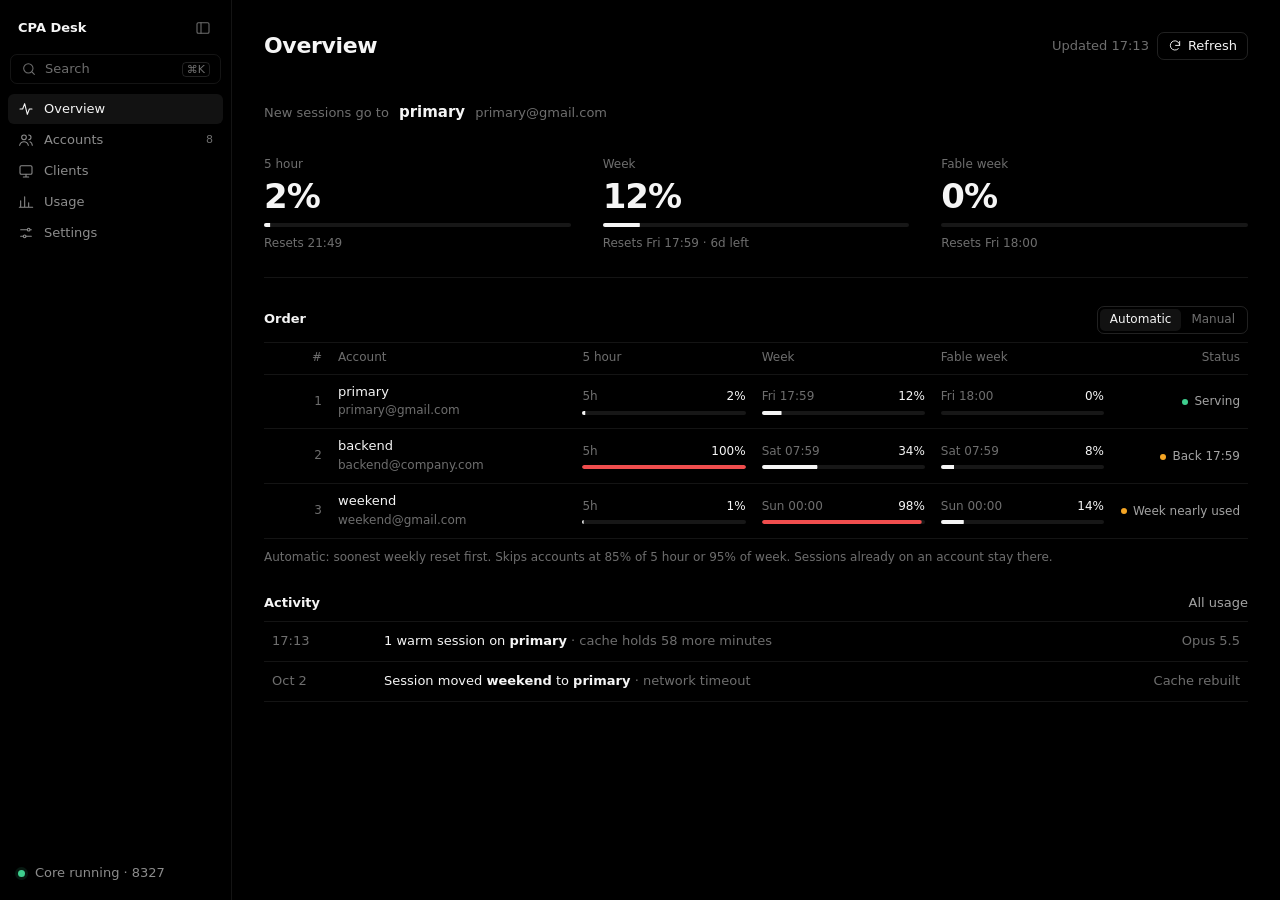
<file: design/cpa-desk-design-v2.html>
<!doctype html>
<html lang="en">
<head>
<meta charset="utf-8">
<meta name="viewport" content="width=device-width,initial-scale=1">
<title>CPA Desk</title>
<style>
:root {
  --bg: #000;
  --raise: #0a0a0a;
  --hover: rgba(255,255,255,.04);
  --active: rgba(255,255,255,.07);
  --line: rgba(255,255,255,.08);
  --line-2: rgba(255,255,255,.13);
  --text: #f5f5f5;
  --text-2: #a3a3a3;
  --text-3: #6e6e6e;
  --side-text: #8c8c8c;
  --ok: #3ecf8e; --warn: #f5a524; --bad: #f04d4d; --info: #7cb7ff;

  --font: -apple-system, BlinkMacSystemFont, "SF Pro Text", Inter, system-ui, sans-serif;
  --mono: "SF Mono", ui-monospace, Menlo, monospace;
  --t-11: 11px; --t-12: 12px; --t-13: 13px; --t-15: 15px; --t-22: 22px;

  --row: 40px;
  --side-w: 232px;
  --rail-w: 56px;

  --ease: cubic-bezier(.2, 0, 0, 1);
  --fast: 120ms; --base: 180ms; --slow: 220ms;
}
* { box-sizing: border-box; }
html, body { margin: 0; height: 100%; background: var(--bg); color: var(--text); font: 400 var(--t-13)/1.45 var(--font); -webkit-font-smoothing: antialiased; }
button, input, select { font: inherit; color: inherit; }
button { background: none; border: 0; padding: 0; cursor: pointer; }
:focus-visible { outline: 1.5px solid rgba(255,255,255,.7); outline-offset: 2px; border-radius: 5px; }
.num { font-variant-numeric: tabular-nums; }
.mono { font-family: var(--mono); font-size: var(--t-12); }
.t2 { color: var(--text-2); } .t3 { color: var(--text-3); }
.ok { color: var(--ok); } .warn { color: var(--warn); } .bad { color: var(--bad); }
svg.i { width: 16px; height: 16px; stroke: currentColor; fill: none; stroke-width: 1.6; stroke-linecap: round; stroke-linejoin: round; flex: none; }

/* ============ Shell ============ */
.app { display: grid; grid-template-columns: var(--side-w) minmax(0, 1fr); height: 100vh; }
.app.rail { grid-template-columns: var(--rail-w) minmax(0, 1fr); }

.side { display: flex; flex-direction: column; min-width: 0; border-right: 1px solid var(--line); padding: 10px 8px; color: var(--side-text); }
.side-top { display: flex; align-items: center; gap: 8px; height: 36px; padding: 0 6px 0 10px; margin-bottom: 8px; }
.side-top b { color: var(--text); font-size: var(--t-13); font-weight: 600; white-space: nowrap; }
.icon-btn { display: grid; place-items: center; width: 28px; height: 28px; border-radius: 6px; color: var(--text-3); transition: background var(--fast) var(--ease), color var(--fast) var(--ease); }
.icon-btn:hover { background: var(--hover); color: var(--text); }
.side-top .icon-btn { margin-left: auto; }
.search { display: flex; align-items: center; gap: 8px; height: 30px; margin: 0 2px 10px; padding: 0 10px; border: 1px solid var(--line); border-radius: 7px; color: var(--text-3); transition: border-color var(--fast) var(--ease); }
.search:hover { border-color: var(--line-2); }
.search span { flex: 1; text-align: left; }
kbd { font: 500 var(--t-11) var(--font); color: var(--text-3); border: 1px solid var(--line-2); border-radius: 4px; padding: 0 4px; }
.nav { display: flex; flex-direction: column; gap: 1px; }
.nav button { position: relative; display: flex; align-items: center; gap: 10px; height: 30px; padding: 0 10px; border-radius: 6px; color: var(--side-text); white-space: nowrap; transition: background var(--fast) var(--ease), color var(--fast) var(--ease); }
.nav button:hover { background: var(--hover); color: var(--text); }
.nav button[aria-current="page"] { background: var(--active); color: var(--text); }
.nav .count { margin-left: auto; font-size: var(--t-11); color: var(--text-3); }
.side-foot { margin-top: auto; }
.core-btn { display: flex; align-items: center; gap: 10px; width: 100%; height: 34px; padding: 0 10px; border-radius: 6px; color: var(--side-text); white-space: nowrap; transition: background var(--fast) var(--ease); }
.core-btn:hover { background: var(--hover); }
.dot { width: 7px; height: 7px; border-radius: 50%; background: var(--ok); flex: none; box-shadow: 0 0 0 3px rgba(62,207,142,.12); }

/* rail mode: icons only, labels as tooltips */
.app.rail .side-top b, .app.rail .search span, .app.rail .search kbd, .app.rail .nav .label, .app.rail .nav .count, .app.rail .core-btn .label { display: none; }
.app.rail .side-top { padding: 0; justify-content: center; }
.app.rail .side-top .icon-btn { margin: 0; }
.app.rail .search { justify-content: center; padding: 0; border-color: transparent; }
.app.rail .nav button, .app.rail .core-btn { justify-content: center; padding: 0; }
.app.rail .nav button:hover::after, .app.rail .nav button:focus-visible::after {
  content: attr(data-label); position: absolute; left: calc(100% + 10px); top: 50%; transform: translateY(-50%);
  padding: 4px 8px; border-radius: 6px; background: #1c1c1c; color: var(--text); font-size: var(--t-12); white-space: nowrap; pointer-events: none; z-index: 20;
  animation: tip var(--fast) var(--ease);
}
@keyframes tip { from { opacity: 0; transform: translate(-3px, -50%); } }

/* main */
.main { min-width: 0; overflow: auto; container-type: inline-size; container-name: main; }
.page { max-width: 1080px; margin: 0 auto; padding: 28px 32px 80px; }
.page[hidden] { display: none; }
.page.enter { animation: enter var(--base) var(--ease); }
@keyframes enter { from { opacity: 0; transform: translateY(4px); } }

.ph { display: flex; align-items: center; gap: 12px; min-height: 36px; margin-bottom: 20px; }
.ph h1 { margin: 0; font-size: var(--t-22); font-weight: 600; letter-spacing: -.015em; }
.ph .r { margin-left: auto; display: flex; align-items: center; gap: 8px; }

.btn { display: inline-flex; align-items: center; gap: 6px; height: 28px; padding: 0 10px; border: 1px solid var(--line-2); border-radius: 7px; font-size: var(--t-13); white-space: nowrap; transition: background var(--fast) var(--ease), border-color var(--fast) var(--ease), transform 80ms var(--ease); }
.btn:hover { background: var(--hover); border-color: rgba(255,255,255,.2); }
.btn:active { transform: scale(.97); }
.btn.primary { background: var(--text); color: #000; border-color: var(--text); font-weight: 500; }
.btn.primary:hover { background: #dcdcdc; }
.btn .i { width: 14px; height: 14px; }
.link { color: var(--text-2); transition: color var(--fast) var(--ease); }
.link:hover { color: var(--text); }

.tabs { display: flex; gap: 2px; border-bottom: 1px solid var(--line); margin-bottom: 18px; overflow-x: auto; scrollbar-width: none; }
.tabs button { position: relative; height: 34px; padding: 0 10px; color: var(--text-3); white-space: nowrap; transition: color var(--fast) var(--ease); }
.tabs button:hover { color: var(--text-2); }
.tabs button[aria-selected="true"] { color: var(--text); }
.tabs button[aria-selected="true"]::after { content: ""; position: absolute; left: 10px; right: 10px; bottom: -1px; height: 1.5px; background: var(--text); animation: grow var(--base) var(--ease); }
@keyframes grow { from { transform: scaleX(.6); opacity: 0; } }

.seg { display: inline-flex; padding: 2px; border: 1px solid var(--line-2); border-radius: 7px; }
.seg button { height: 22px; padding: 0 10px; border-radius: 5px; font-size: var(--t-12); color: var(--text-3); transition: background var(--fast) var(--ease), color var(--fast) var(--ease); }
.seg button[aria-pressed="true"] { background: var(--active); color: var(--text); }

.panel-title { display: flex; align-items: center; gap: 10px; margin: 28px 0 8px; }
.panel-title h2 { margin: 0; font-size: var(--t-13); font-weight: 600; }
.panel-title .r { margin-left: auto; display: flex; gap: 8px; align-items: center; }

/* tables as grids so columns can drop at narrow widths */
.table { border-top: 1px solid var(--line); }
.tr { display: grid; align-items: center; gap: 16px; min-height: var(--row); padding: 8px 8px; border-bottom: 1px solid var(--line); border-radius: 0; transition: background var(--fast) var(--ease); }
.tr.head { min-height: 32px; padding-top: 0; padding-bottom: 0; color: var(--text-3); font-size: var(--t-12); }
.tr.click { cursor: pointer; }
.tr.click:hover { background: var(--hover); }
.cell-who b { display: block; font-weight: 500; }
.cell-who span { color: var(--text-3); font-size: var(--t-12); }
.right { text-align: right; justify-self: end; }

.meter { height: 4px; border-radius: 2px; background: rgba(255,255,255,.09); overflow: hidden; }
.meter i { display: block; height: 100%; width: 100%; border-radius: 2px; background: var(--text); transform-origin: left; transform: scaleX(var(--v)); transition: transform 400ms var(--ease); }
.meter i.warn { background: var(--warn); } .meter i.bad { background: var(--bad); }
.mini { display: grid; gap: 5px; }
.mini .top { display: flex; justify-content: space-between; font-size: var(--t-12); color: var(--text-3); }
.mini .top b { color: var(--text); font-weight: 500; }
.badge { display: inline-flex; align-items: center; gap: 6px; font-size: var(--t-12); color: var(--text-2); white-space: nowrap; }
.badge::before { content: ""; width: 6px; height: 6px; border-radius: 50%; background: var(--text-3); }
.badge.ok::before { background: var(--ok); } .badge.warn::before { background: var(--warn); } .badge.bad::before { background: var(--bad); }

/* ============ Overview ============ */
.hero { display: grid; grid-template-columns: repeat(3, minmax(0, 1fr)); gap: 32px; padding: 18px 0 24px; border-bottom: 1px solid var(--line); }
.hero-who { grid-column: 1 / -1; display: flex; flex-wrap: wrap; align-items: baseline; gap: 6px 10px; }
.hero-who b { font-size: var(--t-15); font-weight: 600; }
.stat .k { font-size: var(--t-12); color: var(--text-3); }
.stat .v { margin: 6px 0 10px; font-size: 34px; font-weight: 600; letter-spacing: -.03em; line-height: 1; }
.stat .f { margin-top: 8px; font-size: var(--t-12); color: var(--text-3); }

.acct-row { grid-template-columns: 16px 18px minmax(160px, 1.4fr) minmax(110px, 1fr) minmax(110px, 1fr) minmax(110px, 1fr) minmax(120px, auto); }
.handle { color: var(--text-3); cursor: grab; opacity: 0; transition: opacity var(--fast) var(--ease); }
.manual .handle { opacity: 1; }
.rank { color: var(--text-3); font-size: var(--t-12); text-align: right; }
.tr.dragging { opacity: .4; }
.tr.over { box-shadow: inset 0 1.5px 0 var(--text); }
.note { margin: 10px 0 0; color: var(--text-3); font-size: var(--t-12); }

.act-row { grid-template-columns: 96px minmax(0, 1fr) auto; }

/* ============ Accounts ============ */
.acc-row { grid-template-columns: minmax(180px, 1.5fr) 110px minmax(120px, 1fr) minmax(120px, 1fr) 110px 18px; }
.provider { display: inline-flex; align-items: center; gap: 8px; color: var(--text-2); }
.pmark { width: 18px; height: 18px; border-radius: 5px; display: grid; place-items: center; font: 600 10px var(--font); color: #000; flex: none; }
.chev { color: var(--text-3); }

/* Sheet */
.scrim { position: fixed; inset: 0; background: rgba(0,0,0,.55); opacity: 0; pointer-events: none; transition: opacity var(--slow) var(--ease); z-index: 30; }
.scrim.open { opacity: 1; pointer-events: auto; }
.sheet { position: fixed; top: 8px; right: 8px; bottom: 8px; width: min(460px, calc(100vw - 16px)); background: var(--raise); border: 1px solid var(--line-2); border-radius: 12px; display: flex; flex-direction: column; transform: translateX(16px); opacity: 0; pointer-events: none; transition: transform var(--slow) var(--ease), opacity var(--slow) var(--ease); z-index: 31; }
.sheet.open { transform: none; opacity: 1; pointer-events: auto; }
.sheet-h { display: flex; align-items: flex-start; gap: 10px; padding: 18px 18px 0; }
.sheet-h h3 { margin: 0; font-size: var(--t-15); font-weight: 600; }
.sheet-h .icon-btn { margin-left: auto; }
.sheet .tabs { padding: 0 10px; margin: 14px 0 0; }
.sheet-body { flex: 1; overflow: auto; padding: 16px 18px; }
.sheet-f { display: flex; gap: 8px; padding: 12px 18px; border-top: 1px solid var(--line); }
.kv { display: grid; grid-template-columns: 130px minmax(0, 1fr); gap: 10px 14px; }
.kv dt { color: var(--text-3); } .kv dd { margin: 0; }
.field { display: grid; gap: 6px; margin-bottom: 14px; }
.field label { color: var(--text-2); font-size: var(--t-12); }
.input, .select { height: 30px; padding: 0 10px; border: 1px solid var(--line-2); border-radius: 7px; background: #000; color: var(--text); transition: border-color var(--fast) var(--ease); }
.input:focus, .select:focus { outline: none; border-color: rgba(255,255,255,.4); }
textarea.input { height: 72px; padding: 8px 10px; resize: vertical; font: var(--t-12)/1.5 var(--mono); }
.check { display: flex; align-items: center; gap: 8px; padding: 6px 0; }

/* Menu / popover */
.pop { position: absolute; min-width: 220px; background: var(--raise); border: 1px solid var(--line-2); border-radius: 10px; padding: 4px; box-shadow: 0 12px 32px rgba(0,0,0,.5); transform-origin: top right; transform: scale(.97); opacity: 0; pointer-events: none; transition: transform var(--base) var(--ease), opacity var(--base) var(--ease); z-index: 25; }
.pop.open { transform: none; opacity: 1; pointer-events: auto; }
.pop button { display: flex; align-items: center; gap: 10px; width: 100%; height: 32px; padding: 0 10px; border-radius: 6px; text-align: left; transition: background var(--fast) var(--ease); }
.pop button:hover { background: var(--hover); }
.pop .sep { height: 1px; margin: 4px 6px; background: var(--line); }
.pop .lbl { padding: 6px 10px 2px; font-size: var(--t-11); color: var(--text-3); }
.anchor { position: relative; }

/* ============ Clients ============ */
.split { display: grid; grid-template-columns: 240px minmax(0, 1fr); gap: 24px; }
.list-pane { border-right: 1px solid var(--line); padding-right: 12px; }
.client { display: flex; align-items: center; gap: 10px; width: 100%; height: 38px; padding: 0 10px; border-radius: 7px; color: var(--text-2); transition: background var(--fast) var(--ease), color var(--fast) var(--ease); }
.client:hover { background: var(--hover); color: var(--text); }
.client[aria-selected="true"] { background: var(--active); color: var(--text); }
.client .badge { margin-left: auto; }
.client .badge::before { margin: 0; }
.client .badge span { display: none; }
.conn { display: grid; grid-template-columns: repeat(3, minmax(0, 1fr)); gap: 0; border: 1px solid var(--line); border-radius: 10px; margin-bottom: 22px; }
.conn > div { padding: 12px 14px; border-right: 1px solid var(--line); min-width: 0; }
.conn > div:last-child { border-right: 0; }
.conn .k { font-size: var(--t-12); color: var(--text-3); margin-bottom: 4px; display: flex; }
.conn .k .link { margin-left: auto; font-size: var(--t-12); }
.conn .v { overflow: hidden; text-overflow: ellipsis; white-space: nowrap; }
.map-row { grid-template-columns: minmax(120px, 1fr) 24px minmax(160px, 1.4fr); }
.sandbox { display: flex; flex-wrap: wrap; align-items: center; gap: 6px 10px; padding: 8px 0 0; font-size: var(--t-12); color: var(--text-3); }
.sandbox .badge { color: var(--ok); }

/* ============ Usage ============ */
.filters { display: flex; flex-wrap: wrap; gap: 8px; align-items: center; margin-bottom: 18px; }
.chip { display: inline-flex; align-items: center; gap: 6px; height: 28px; padding: 0 10px; border: 1px dashed var(--line-2); border-radius: 7px; color: var(--text-2); font-size: var(--t-12); transition: border-color var(--fast) var(--ease); }
.chip:hover { border-color: rgba(255,255,255,.25); }
.chip.set { border-style: solid; color: var(--text); }
.kpis { display: grid; grid-template-columns: repeat(4, minmax(0, 1fr)); border: 1px solid var(--line); border-radius: 10px; margin-bottom: 18px; }
.kpi { padding: 14px 16px; border-right: 1px solid var(--line); min-width: 0; }
.kpi:last-child { border-right: 0; }
.kpi .k { font-size: var(--t-12); color: var(--text-3); }
.kpi .v { margin-top: 6px; font-size: var(--t-22); font-weight: 600; letter-spacing: -.02em; }
.kpi .d { font-size: var(--t-12); color: var(--text-3); }
.chart { display: grid; grid-template-columns: repeat(24, 1fr); align-items: end; gap: 3px; height: 140px; padding: 12px 0 0; border-bottom: 1px solid var(--line); }
.chart i { display: block; border-radius: 2px 2px 0 0; background: rgba(255,255,255,.18); transform-origin: bottom; animation: rise 420ms var(--ease) both; transition: background var(--fast) var(--ease); }
.chart i:hover { background: var(--text); }
.chart i.cache { background: rgba(124,183,255,.35); }
@keyframes rise { from { transform: scaleY(.2); opacity: 0; } }
.axis { display: flex; justify-content: space-between; font-size: var(--t-11); color: var(--text-3); margin-top: 6px; }
.model-row { grid-template-columns: minmax(140px, 1.3fr) 90px 90px 90px 90px; }
.req-row { grid-template-columns: 70px minmax(120px, 1.2fr) minmax(110px, 1fr) 80px 80px 80px 60px; }

/* ============ Settings ============ */
.settings { display: grid; grid-template-columns: 200px minmax(0, 1fr); gap: 28px; }
.snav { display: flex; flex-direction: column; gap: 1px; position: sticky; top: 0; align-self: start; }
.snav button { height: 30px; padding: 0 10px; border-radius: 6px; text-align: left; color: var(--text-2); transition: background var(--fast) var(--ease), color var(--fast) var(--ease); }
.snav button:hover { background: var(--hover); color: var(--text); }
.snav button[aria-selected="true"] { background: var(--active); color: var(--text); }
.snav .grp { padding: 14px 10px 4px; font-size: var(--t-11); color: var(--text-3); }
.sect[hidden] { display: none; }
.sect h2 { margin: 0 0 4px; font-size: var(--t-15); font-weight: 600; }
.srow { display: grid; grid-template-columns: minmax(0, 1fr) auto; align-items: center; gap: 16px; min-height: 52px; padding: 10px 0; border-bottom: 1px solid var(--line); }
.srow .k b { display: block; font-weight: 500; }
.srow .k span { color: var(--text-3); font-size: var(--t-12); }
.switch { position: relative; width: 30px; height: 18px; border-radius: 9px; background: rgba(255,255,255,.16); transition: background var(--base) var(--ease); flex: none; }
.switch::after { content: ""; position: absolute; top: 2px; left: 2px; width: 14px; height: 14px; border-radius: 50%; background: #fff; transition: transform var(--base) var(--ease); }
.switch[aria-checked="true"] { background: var(--ok); }
.switch[aria-checked="true"]::after { transform: translateX(12px); }
.version-row { grid-template-columns: minmax(0, 1fr) auto auto; }

/* ============ Command palette ============ */
.cmdk { position: fixed; top: 14vh; left: 50%; width: min(560px, calc(100vw - 32px)); transform: translateX(-50%) scale(.97); opacity: 0; pointer-events: none; background: var(--raise); border: 1px solid var(--line-2); border-radius: 12px; box-shadow: 0 24px 60px rgba(0,0,0,.6); transition: transform var(--base) var(--ease), opacity var(--base) var(--ease); z-index: 41; overflow: hidden; }
.cmdk.open { transform: translateX(-50%); opacity: 1; pointer-events: auto; }
.cmdk input { width: 100%; height: 48px; padding: 0 16px; border: 0; border-bottom: 1px solid var(--line); background: transparent; color: var(--text); font-size: var(--t-15); outline: none; }
.cmdk ul { list-style: none; margin: 0; padding: 6px; max-height: 320px; overflow: auto; }
.cmdk li button { display: flex; align-items: center; gap: 10px; width: 100%; height: 36px; padding: 0 10px; border-radius: 7px; text-align: left; color: var(--text-2); }
.cmdk li button[aria-selected="true"], .cmdk li button:hover { background: var(--active); color: var(--text); }
.cmdk li button span { margin-left: auto; font-size: var(--t-11); color: var(--text-3); }
.cmdk-scrim { z-index: 40; }

/* ============ Responsive ============ */
@container main (max-width: 900px) {
  .acct-row { grid-template-columns: 16px 18px minmax(140px, 1fr) minmax(100px, 1fr) minmax(100px, 1fr) minmax(110px, auto); }
  .acct-row .c-fable { display: none; }
  .acc-row { grid-template-columns: minmax(160px, 1.4fr) 100px minmax(110px, 1fr) 100px 18px; }
  .acc-row .c-week { display: none; }
  .req-row { grid-template-columns: 70px minmax(120px, 1fr) 80px 80px 60px; }
  .req-row .c-acct, .req-row .c-lat { display: none; }
  .settings { grid-template-columns: 170px minmax(0, 1fr); gap: 20px; }
}
@container main (max-width: 700px) {
  .page { padding: 20px 18px 64px; }
  .hero { grid-template-columns: repeat(2, minmax(0, 1fr)); gap: 20px; }
  .hero .stat:last-child { display: none; }
  .acct-row { grid-template-columns: 16px 18px minmax(0, 1fr) minmax(90px, 120px); }
  .acct-row .c-5h, .acct-row .c-fable { display: none; }
  .acct-row.head .c-state { display: none; }
  .acct-row:not(.head) .c-state { grid-column: 3 / -1; justify-self: start; margin-top: 2px; }
  .acct-row { row-gap: 0; }
  .acc-row { grid-template-columns: minmax(0, 1fr) 90px 18px; }
  .acc-row .c-plan, .acc-row .c-5h, .acc-row .c-week { display: none; }
  .split, .settings { grid-template-columns: 1fr; }
  .list-pane { border-right: 0; padding-right: 0; display: flex; overflow-x: auto; gap: 4px; padding-bottom: 8px; border-bottom: 1px solid var(--line); }
  .client { width: auto; flex: none; }
  .client .badge { display: none; }
  .snav { position: static; flex-direction: row; overflow-x: auto; padding-bottom: 8px; border-bottom: 1px solid var(--line); }
  .snav .grp { display: none; }
  .snav button { flex: none; }
  .conn, .kpis { grid-template-columns: 1fr 1fr; }
  .conn > div:nth-child(2), .kpi:nth-child(2) { border-right: 0; }
  .conn > div:nth-child(-n+2), .kpi:nth-child(-n+2) { border-bottom: 1px solid var(--line); }
  .model-row { grid-template-columns: minmax(0, 1fr) 80px 80px; }
  .model-row .c-tok, .model-row .c-cache { display: none; }
  .req-row { grid-template-columns: 60px minmax(0, 1fr) 70px 50px; }
  .req-row .c-tok { display: none; }
}
@media (max-width: 1080px) { .app:not(.pinned) { grid-template-columns: var(--rail-w) minmax(0, 1fr); } }
@media (prefers-reduced-motion: reduce) {
  *, *::before, *::after { animation-duration: 1ms !important; }
  .page.enter { animation: fade var(--base) linear; }
  .sheet, .pop, .cmdk { transform: none !important; }
  .chart i { animation: none; }
  @keyframes fade { from { opacity: 0; } }
}
</style>
</head>
<body>
<svg width="0" height="0" style="position:absolute" aria-hidden="true">
  <symbol id="i-overview" viewBox="0 0 24 24"><path d="M3 12h4l3-8 4 16 3-8h4"/></symbol>
  <symbol id="i-accounts" viewBox="0 0 24 24"><circle cx="9" cy="8" r="3.5"/><path d="M2.5 20c.8-3.5 3.4-5.5 6.5-5.5s5.7 2 6.5 5.5M16 4.5a3.5 3.5 0 0 1 0 7M18 14.8c2 .7 3.2 2.5 3.5 5.2"/></symbol>
  <symbol id="i-clients" viewBox="0 0 24 24"><rect x="3" y="4" width="18" height="13" rx="2"/><path d="M8 21h8M12 17v4"/></symbol>
  <symbol id="i-usage" viewBox="0 0 24 24"><path d="M4 20V10M10 20V4M16 20v-7M22 20H2"/></symbol>
  <symbol id="i-settings" viewBox="0 0 24 24"><path d="M4 7h10M18 7h2M4 17h4M12 17h8"/><circle cx="16" cy="7" r="2"/><circle cx="10" cy="17" r="2"/></symbol>
  <symbol id="i-search" viewBox="0 0 24 24"><circle cx="11" cy="11" r="7"/><path d="m20 20-3.5-3.5"/></symbol>
  <symbol id="i-panel" viewBox="0 0 24 24"><rect x="3" y="4" width="18" height="16" rx="2"/><path d="M9 4v16"/></symbol>
  <symbol id="i-refresh" viewBox="0 0 24 24"><path d="M20 11a8 8 0 1 0-2.3 5.7M20 4v7h-7"/></symbol>
  <symbol id="i-plus" viewBox="0 0 24 24"><path d="M12 5v14M5 12h14"/></symbol>
  <symbol id="i-chev" viewBox="0 0 24 24"><path d="m9 6 6 6-6 6"/></symbol>
  <symbol id="i-x" viewBox="0 0 24 24"><path d="M6 6l12 12M18 6 6 18"/></symbol>
  <symbol id="i-grip" viewBox="0 0 24 24"><path d="M9 6h.01M15 6h.01M9 12h.01M15 12h.01M9 18h.01M15 18h.01" stroke-width="3"/></symbol>
  <symbol id="i-down" viewBox="0 0 24 24"><path d="m6 9 6 6 6-6"/></symbol>
  <symbol id="i-copy" viewBox="0 0 24 24"><rect x="8" y="8" width="12" height="12" rx="2"/><path d="M16 8V6a2 2 0 0 0-2-2H6a2 2 0 0 0-2 2v8a2 2 0 0 0 2 2h2"/></symbol>
  <symbol id="i-key" viewBox="0 0 24 24"><circle cx="8" cy="15" r="4"/><path d="m11 12 9-9M17 6l3 3"/></symbol>
  <symbol id="i-file" viewBox="0 0 24 24"><path d="M14 3H7a2 2 0 0 0-2 2v14a2 2 0 0 0 2 2h10a2 2 0 0 0 2-2V8z"/><path d="M14 3v5h5"/></symbol>
  <symbol id="i-arrow" viewBox="0 0 24 24"><path d="M5 12h14M13 6l6 6-6 6"/></symbol>
</svg>

<div class="app" id="app">
  <aside class="side" aria-label="Sidebar">
    <div class="side-top">
      <b>CPA Desk</b>
      <button class="icon-btn" id="collapse" type="button" aria-label="Toggle sidebar" title="Toggle sidebar  ⌘\"><svg class="i"><use href="#i-panel"/></svg></button>
    </div>
    <button class="search" type="button" id="open-cmdk"><svg class="i"><use href="#i-search"/></svg><span>Search</span><kbd>⌘K</kbd></button>
    <nav class="nav" aria-label="Main">
      <button data-page="overview" data-label="Overview" aria-current="page"><svg class="i"><use href="#i-overview"/></svg><span class="label">Overview</span></button>
      <button data-page="accounts" data-label="Accounts"><svg class="i"><use href="#i-accounts"/></svg><span class="label">Accounts</span><span class="count num">8</span></button>
      <button data-page="clients" data-label="Clients"><svg class="i"><use href="#i-clients"/></svg><span class="label">Clients</span></button>
      <button data-page="usage" data-label="Usage"><svg class="i"><use href="#i-usage"/></svg><span class="label">Usage</span></button>
      <button data-page="settings" data-label="Settings"><svg class="i"><use href="#i-settings"/></svg><span class="label">Settings</span></button>
    </nav>
    <div class="side-foot anchor">
      <button class="core-btn" id="core-btn" type="button" aria-haspopup="menu"><span class="dot"></span><span class="label">Core running · 8327</span></button>
      <div class="pop" id="core-pop" role="menu" style="bottom:40px;left:0;transform-origin:bottom left">
        <div class="lbl">Core 8.0.6-rafay.1 · PID 33275</div>
        <button type="button" role="menuitem">Restart core</button>
        <button type="button" role="menuitem">Stop core</button>
        <div class="sep"></div>
        <button type="button" role="menuitem" data-go="settings" data-sect="updates">Versions and updates</button>
        <button type="button" role="menuitem">Open logs folder</button>
      </div>
    </div>
  </aside>

  <main class="main" id="main">
    <!-- ======================= Overview ======================= -->
    <div class="page" data-view="overview">
      <div class="ph">
        <h1>Overview</h1>
        <div class="r"><span class="t3 num">Updated 17:13</span><button class="btn" type="button"><svg class="i"><use href="#i-refresh"/></svg>Refresh</button></div>
      </div>
      <section class="hero">
        <div class="hero-who"><span class="t3">New sessions go to</span><b>primary</b><span class="t3">primary@gmail.com</span></div>
        <div class="stat"><div class="k">5 hour</div><div class="v num">2%</div><div class="meter"><i style="--v:.02"></i></div><div class="f">Resets 21:49</div></div>
        <div class="stat"><div class="k">Week</div><div class="v num">12%</div><div class="meter"><i style="--v:.12"></i></div><div class="f">Resets Fri 17:59 · 6d left</div></div>
        <div class="stat"><div class="k">Fable week</div><div class="v num">0%</div><div class="meter"><i style="--v:0"></i></div><div class="f">Resets Fri 18:00</div></div>
      </section>

      <div class="panel-title">
        <h2>Order</h2>
        <div class="r">
          <div class="seg" role="group" aria-label="Order mode"><button type="button" aria-pressed="true" data-mode="auto">Automatic</button><button type="button" aria-pressed="false" data-mode="manual">Manual</button></div>
        </div>
      </div>
      <div class="table" id="order">
        <div class="tr head acct-row"><span></span><span class="rank">#</span><span>Account</span><span class="c-5h">5 hour</span><span>Week</span><span class="c-fable">Fable week</span><span class="right c-state">Status</span></div>
        <div class="tr acct-row" data-name="primary"><svg class="i handle"><use href="#i-grip"/></svg><span class="rank num">1</span><span class="cell-who"><b>primary</b><span>primary@gmail.com</span></span><span class="mini c-5h"><span class="top"><span>5h</span><b class="num">2%</b></span><span class="meter"><i style="--v:.02"></i></span></span><span class="mini"><span class="top"><span>Fri 17:59</span><b class="num">12%</b></span><span class="meter"><i style="--v:.12"></i></span></span><span class="mini c-fable"><span class="top"><span>Fri 18:00</span><b class="num">0%</b></span><span class="meter"><i style="--v:0"></i></span></span><span class="right c-state"><span class="badge ok">Serving</span></span></div>
        <div class="tr acct-row" data-name="backend"><svg class="i handle"><use href="#i-grip"/></svg><span class="rank num">2</span><span class="cell-who"><b>backend</b><span>backend@company.com</span></span><span class="mini c-5h"><span class="top"><span>5h</span><b class="num bad">100%</b></span><span class="meter"><i class="bad" style="--v:1"></i></span></span><span class="mini"><span class="top"><span>Sat 07:59</span><b class="num">34%</b></span><span class="meter"><i style="--v:.34"></i></span></span><span class="mini c-fable"><span class="top"><span>Sat 07:59</span><b class="num">8%</b></span><span class="meter"><i style="--v:.08"></i></span></span><span class="right c-state"><span class="badge warn">Back 17:59</span></span></div>
        <div class="tr acct-row" data-name="weekend"><svg class="i handle"><use href="#i-grip"/></svg><span class="rank num">3</span><span class="cell-who"><b>weekend</b><span>weekend@gmail.com</span></span><span class="mini c-5h"><span class="top"><span>5h</span><b class="num">1%</b></span><span class="meter"><i style="--v:.01"></i></span></span><span class="mini"><span class="top"><span>Sun 00:00</span><b class="num bad">98%</b></span><span class="meter"><i class="bad" style="--v:.98"></i></span></span><span class="mini c-fable"><span class="top"><span>Sun 00:00</span><b class="num">14%</b></span><span class="meter"><i style="--v:.14"></i></span></span><span class="right c-state"><span class="badge warn">Week nearly used</span></span></div>
      </div>
      <p class="note" id="order-note">Automatic: soonest weekly reset first. Skips accounts at 85% of 5 hour or 95% of week. Sessions already on an account stay there.</p>

      <div class="panel-title"><h2>Activity</h2><div class="r"><button class="link" type="button" data-go="usage">All usage</button></div></div>
      <div class="table">
        <div class="tr act-row"><span class="t3 num">17:13</span><span>1 warm session on <b>primary</b> <span class="t3">· cache holds 58 more minutes</span></span><span class="t3">Opus 5.5</span></div>
        <div class="tr act-row"><span class="t3 num">Oct 2</span><span>Session moved <b>weekend</b> to <b>primary</b> <span class="t3">· network timeout</span></span><span class="t3">Cache rebuilt</span></div>
      </div>
    </div>

    <!-- ======================= Accounts ======================= -->
    <div class="page" data-view="accounts" hidden>
      <div class="ph">
        <h1>Accounts</h1>
        <div class="r anchor">
          <button class="btn" type="button"><svg class="i"><use href="#i-file"/></svg>Open folder</button>
          <button class="btn primary" type="button" id="add-btn" aria-haspopup="menu"><svg class="i"><use href="#i-plus"/></svg>Add<svg class="i"><use href="#i-down"/></svg></button>
          <div class="pop" id="add-pop" role="menu" style="top:34px;right:0">
            <div class="lbl">Sign in with a subscription</div>
            <button type="button" role="menuitem"><span class="pmark" style="background:#d97757">C</span>Claude</button>
            <button type="button" role="menuitem"><span class="pmark" style="background:#fff">O</span>Codex (ChatGPT)</button>
            <button type="button" role="menuitem"><span class="pmark" style="background:#7aa2ff">A</span>Antigravity</button>
            <button type="button" role="menuitem"><span class="pmark" style="background:#bbb">K</span>Kimi</button>
            <button type="button" role="menuitem"><span class="pmark" style="background:#ddd">X</span>xAI</button>
            <button type="button" role="menuitem"><span class="pmark" style="background:#9be7c4">D</span>Devin</button>
            <div class="sep"></div>
            <div class="lbl">Use an API key</div>
            <button type="button" role="menuitem"><svg class="i"><use href="#i-key"/></svg>Provider API key</button>
            <div class="sep"></div>
            <button type="button" role="menuitem"><svg class="i"><use href="#i-file"/></svg>Import credential file</button>
          </div>
        </div>
      </div>
      <div class="tabs" role="tablist" data-tabs="acc">
        <button role="tab" aria-selected="true" data-tab="all">All <span class="t3 num">8</span></button>
        <button role="tab" aria-selected="false" data-tab="subs">Subscriptions <span class="t3 num">4</span></button>
        <button role="tab" aria-selected="false" data-tab="keys">API keys <span class="t3 num">4</span></button>
        <button role="tab" aria-selected="false" data-tab="excl">Model exclusions</button>
      </div>
      <div class="table">
        <div class="tr head acc-row"><span>Account</span><span class="c-plan">Plan</span><span class="c-5h">5 hour</span><span class="c-week">Week</span><span class="right">Status</span><span></span></div>
        <div class="tr click acc-row" data-sheet="primary" data-email="primary@gmail.com"><span class="cell-who"><b>primary</b><span>primary@gmail.com</span></span><span class="provider c-plan"><span class="pmark" style="background:#d97757">C</span>Max</span><span class="mini c-5h"><span class="top"><span>5h</span><b class="num">2%</b></span><span class="meter"><i style="--v:.02"></i></span></span><span class="mini c-week"><span class="top"><span>week</span><b class="num">12%</b></span><span class="meter"><i style="--v:.12"></i></span></span><span class="right"><span class="badge ok">Active</span></span><svg class="i chev"><use href="#i-chev"/></svg></div>
        <div class="tr click acc-row" data-sheet="backend" data-email="backend@company.com"><span class="cell-who"><b>backend</b><span>backend@company.com</span></span><span class="provider c-plan"><span class="pmark" style="background:#d97757">C</span>Max</span><span class="mini c-5h"><span class="top"><span>5h</span><b class="num bad">100%</b></span><span class="meter"><i class="bad" style="--v:1"></i></span></span><span class="mini c-week"><span class="top"><span>week</span><b class="num">34%</b></span><span class="meter"><i style="--v:.34"></i></span></span><span class="right"><span class="badge warn">Limited</span></span><svg class="i chev"><use href="#i-chev"/></svg></div>
        <div class="tr click acc-row" data-sheet="weekend" data-email="weekend@gmail.com"><span class="cell-who"><b>weekend</b><span>weekend@gmail.com</span></span><span class="provider c-plan"><span class="pmark" style="background:#d97757">C</span>Max</span><span class="mini c-5h"><span class="top"><span>5h</span><b class="num">1%</b></span><span class="meter"><i style="--v:.01"></i></span></span><span class="mini c-week"><span class="top"><span>week</span><b class="num bad">98%</b></span><span class="meter"><i class="bad" style="--v:.98"></i></span></span><span class="right"><span class="badge warn">Limited</span></span><svg class="i chev"><use href="#i-chev"/></svg></div>
        <div class="tr click acc-row" data-sheet="codex" data-email="codex@gmail.com"><span class="cell-who"><b>codex</b><span>codex@gmail.com</span></span><span class="provider c-plan"><span class="pmark" style="background:#fff">O</span>Free</span><span class="mini c-5h"><span class="top"><span>5h</span><b class="num">0%</b></span><span class="meter"><i style="--v:0"></i></span></span><span class="mini c-week"><span class="top"><span>week</span><b class="num">6%</b></span><span class="meter"><i style="--v:.06"></i></span></span><span class="right"><span class="badge ok">Active</span></span><svg class="i chev"><use href="#i-chev"/></svg></div>
        <div class="tr click acc-row" data-sheet="Anthropic API" data-email="API key · sk-ant…f3a9"><span class="cell-who"><b>Anthropic API</b><span>API key · sk-ant…f3a9</span></span><span class="provider c-plan"><svg class="i"><use href="#i-key"/></svg>Key</span><span class="t3 c-5h">12 models</span><span class="t3 c-week">priority 0</span><span class="right"><span class="badge ok">Healthy</span></span><svg class="i chev"><use href="#i-chev"/></svg></div>
        <div class="tr click acc-row" data-sheet="DeepSeek" data-email="API key · sk-…2c1d"><span class="cell-who"><b>DeepSeek</b><span>API key · sk-…2c1d</span></span><span class="provider c-plan"><svg class="i"><use href="#i-key"/></svg>Key</span><span class="t3 c-5h">3 models</span><span class="t3 c-week">priority 0</span><span class="right"><span class="badge">Unchecked</span></span><svg class="i chev"><use href="#i-chev"/></svg></div>
      </div>
    </div>

    <!-- ======================= Clients ======================= -->
    <div class="page" data-view="clients" hidden>
      <div class="ph">
        <h1>Clients</h1>
        <div class="r"><button class="btn" type="button"><svg class="i"><use href="#i-refresh"/></svg>Detect again</button></div>
      </div>
      <div class="conn">
        <div><div class="k">Base URL<button class="link" type="button">Copy</button></div><div class="v mono">http://127.0.0.1:8327</div></div>
        <div><div class="k">OpenAI compatible<button class="link" type="button">Copy</button></div><div class="v mono">http://127.0.0.1:8327/v1</div></div>
        <div><div class="k">API key<button class="link" type="button">Copy</button></div><div class="v mono">••••••••••56</div></div>
      </div>
      <div class="split">
        <div class="list-pane" role="listbox" aria-label="Clients">
          <button class="client" type="button" aria-selected="true">Claude Code<span class="badge ok"><span>Set up</span></span></button>
          <button class="client" type="button" aria-selected="false">Claude Desktop<span class="badge"><span>Not set up</span></span></button>
          <button class="client" type="button" aria-selected="false">Codex<span class="badge"><span>Not set up</span></span></button>
          <button class="client" type="button" aria-selected="false">OpenCode<span class="badge"><span>Not set up</span></span></button>
          <button class="client" type="button" aria-selected="false">OpenClaw<span class="badge"><span>Not found</span></span></button>
          <button class="client" type="button" aria-selected="false">Hermes<span class="badge"><span>Not found</span></span></button>
          <button class="client" type="button" aria-selected="false">DeepSeek Harness<span class="badge"><span>Not found</span></span></button>
          <button class="client" type="button" aria-selected="false">Pi<span class="badge"><span>Not found</span></span></button>
          <button class="client" type="button" aria-selected="false">Antigravity<span class="badge"><span>Not found</span></span></button>
          <button class="client" type="button" aria-selected="false">WorkBuddy<span class="badge"><span>Not found</span></span></button>
        </div>
        <div>
          <div style="display:flex;align-items:baseline;gap:10px;flex-wrap:wrap">
            <h2 style="margin:0;font-size:var(--t-15);font-weight:600">Claude Code</h2><span class="t3">2.1.287 · ~/.local/bin/claude</span>
            <span style="margin-left:auto;display:flex;gap:8px"><button class="btn" type="button">Launch</button><button class="btn primary" type="button">Apply</button></span>
          </div>
          <div class="sandbox"><span class="badge ok">Sandbox</span><span>Writes inside CPA Desk only. Your real ~/.claude is untouched.</span><button class="link" type="button">Use real configs</button></div>
          <div class="tabs" role="tablist" data-tabs="client" style="margin-top:14px">
            <button role="tab" aria-selected="true" data-tab="setup">Setup</button>
            <button role="tab" aria-selected="false" data-tab="backups">Backups</button>
            <button role="tab" aria-selected="false" data-tab="sessions">Sessions</button>
          </div>
          <div class="table">
            <div class="tr head map-row"><span>Claude Code asks for</span><span></span><span>Send to</span></div>
            <div class="tr map-row"><span>Opus</span><svg class="i t3"><use href="#i-arrow"/></svg><select class="select"><option>claude-opus-5-5</option></select></div>
            <div class="tr map-row"><span>Sonnet</span><svg class="i t3"><use href="#i-arrow"/></svg><select class="select"><option>claude-sonnet-5-5</option></select></div>
            <div class="tr map-row"><span>Haiku</span><svg class="i t3"><use href="#i-arrow"/></svg><select class="select"><option>claude-haiku-4-5-20251001</option></select></div>
            <div class="tr map-row"><span>Subagents</span><svg class="i t3"><use href="#i-arrow"/></svg><select class="select"><option>Same as main model</option></select></div>
          </div>
          <label class="check"><button class="switch" type="button" role="switch" aria-checked="true" aria-label="1M context"></button><span>Enable 1M context for Opus</span></label>
        </div>
      </div>
    </div>

    <!-- ======================= Usage ======================= -->
    <div class="page" data-view="usage" hidden>
      <div class="ph">
        <h1>Usage</h1>
        <div class="r"><div class="seg" role="group" aria-label="Range"><button type="button" aria-pressed="true">24h</button><button type="button" aria-pressed="false">7d</button><button type="button" aria-pressed="false">30d</button><button type="button" aria-pressed="false">All</button></div></div>
      </div>
      <div class="tabs" role="tablist" data-tabs="usage">
        <button role="tab" aria-selected="true" data-tab="overview">Overview</button>
        <button role="tab" aria-selected="false" data-tab="analysis">Analysis</button>
        <button role="tab" aria-selected="false" data-tab="requests">Requests</button>
        <button role="tab" aria-selected="false" data-tab="prices">Prices</button>
        <button role="tab" aria-selected="false" data-tab="data">Data</button>
      </div>
      <div class="filters">
        <button class="chip set" type="button">Provider: Claude <svg class="i" style="width:12px;height:12px"><use href="#i-x"/></svg></button>
        <button class="chip" type="button"><svg class="i" style="width:12px;height:12px"><use href="#i-plus"/></svg>Model</button>
        <button class="chip" type="button"><svg class="i" style="width:12px;height:12px"><use href="#i-plus"/></svg>Account</button>
        <button class="chip" type="button"><svg class="i" style="width:12px;height:12px"><use href="#i-plus"/></svg>API key</button>
        <button class="chip" type="button"><svg class="i" style="width:12px;height:12px"><use href="#i-plus"/></svg>Result</button>
      </div>
      <div data-usage="overview">
        <div class="kpis">
          <div class="kpi"><div class="k">Requests</div><div class="v num">1,702</div><div class="d">99.6% succeeded</div></div>
          <div class="kpi"><div class="k">Tokens</div><div class="v num">6.5M</div><div class="d">in 6.4M · out 0.1M</div></div>
          <div class="kpi"><div class="k">Cache hit</div><div class="v num">98.4%</div><div class="d">6.3M read · 0.1M written</div></div>
          <div class="kpi"><div class="k">API value</div><div class="v num">$41.20</div><div class="d">at list prices</div></div>
        </div>
        <div class="chart" aria-label="Tokens per hour">
          <i style="height:20%;animation-delay:0ms"></i><i style="height:32%;animation-delay:15ms"></i><i style="height:14%;animation-delay:30ms"></i><i style="height:9%;animation-delay:45ms"></i><i style="height:6%;animation-delay:60ms"></i><i style="height:4%;animation-delay:75ms"></i><i style="height:5%;animation-delay:90ms"></i><i style="height:8%;animation-delay:105ms"></i><i style="height:22%;animation-delay:120ms"></i><i style="height:48%;animation-delay:135ms"></i><i style="height:63%;animation-delay:150ms"></i><i style="height:80%;animation-delay:165ms"></i><i style="height:74%;animation-delay:180ms"></i><i style="height:92%;animation-delay:195ms"></i><i style="height:58%;animation-delay:210ms"></i><i style="height:71%;animation-delay:225ms"></i><i style="height:86%;animation-delay:240ms"></i><i style="height:61%;animation-delay:255ms"></i><i style="height:44%;animation-delay:270ms"></i><i style="height:52%;animation-delay:285ms"></i><i style="height:37%;animation-delay:300ms"></i><i style="height:29%;animation-delay:315ms"></i><i style="height:41%;animation-delay:330ms"></i><i style="height:25%;animation-delay:345ms"></i>
        </div>
        <div class="axis"><span>18:00</span><span>00:00</span><span>06:00</span><span>12:00</span><span>Now</span></div>
        <div class="panel-title"><h2>By model</h2></div>
        <div class="table">
          <div class="tr head model-row"><span>Model</span><span class="right">Requests</span><span class="right c-tok">Tokens</span><span class="right c-cache">Cache hit</span><span class="right">Value</span></div>
          <div class="tr model-row"><span>Opus 5.5</span><span class="right num">1,560</span><span class="right num c-tok">6.1M</span><span class="right num c-cache">98.6%</span><span class="right num">$38.90</span></div>
          <div class="tr model-row"><span>Fable 5.1</span><span class="right num">118</span><span class="right num c-tok">0.4M</span><span class="right num c-cache">96.0%</span><span class="right num">$2.20</span></div>
          <div class="tr model-row"><span>Haiku 4.5</span><span class="right num">24</span><span class="right num c-tok">0.06M</span><span class="right num c-cache">92.1%</span><span class="right num">$0.10</span></div>
        </div>
      </div>
      <div data-usage="requests" hidden>
        <div class="table">
          <div class="tr head req-row"><span>Time</span><span>Model</span><span class="c-acct">Account</span><span class="right c-tok">Input</span><span class="right">Cache</span><span class="right c-lat">Latency</span><span class="right">Status</span></div>
          <div class="tr click req-row"><span class="t3 num">17:13:02</span><span>opus-5-5</span><span class="c-acct t2">primary</span><span class="right num c-tok">490k</span><span class="right num">99%</span><span class="right num c-lat">8.2s</span><span class="right ok">200</span></div>
          <div class="tr click req-row"><span class="t3 num">17:12:51</span><span>opus-5-5</span><span class="c-acct t2">primary</span><span class="right num c-tok">489k</span><span class="right num">99%</span><span class="right num c-lat">11.4s</span><span class="right ok">200</span></div>
          <div class="tr click req-row"><span class="t3 num">17:12:30</span><span>haiku-4-5</span><span class="c-acct t2">primary</span><span class="right num c-tok">32k</span><span class="right num">100%</span><span class="right num c-lat">1.1s</span><span class="right ok">200</span></div>
          <div class="tr click req-row"><span class="t3 num">16:57:27</span><span>haiku-4-5</span><span class="c-acct t2">none</span><span class="right num c-tok">0</span><span class="right num">0%</span><span class="right num c-lat">2ms</span><span class="right bad">400</span></div>
        </div>
      </div>
      <div data-usage="other" hidden><p class="t3">Analysis, prices and data management keep their current content, laid out with the same tables, filters and spacing.</p></div>
    </div>

    <!-- ======================= Settings ======================= -->
    <div class="page" data-view="settings" hidden>
      <div class="ph"><h1>Settings</h1></div>
      <div class="settings">
        <nav class="snav" aria-label="Settings sections">
          <div class="grp">Proxy</div>
          <button type="button" aria-selected="true" data-sect="routing">Routing</button>
          <button type="button" aria-selected="false" data-sect="network">Network</button>
          <button type="button" aria-selected="false" data-sect="access">Access keys</button>
          <div class="grp">Models</div>
          <button type="button" aria-selected="false" data-sect="aliases">Model aliases</button>
          <button type="button" aria-selected="false" data-sect="words">Prompt filters</button>
          <div class="grp">App</div>
          <button type="button" aria-selected="false" data-sect="app">General</button>
          <button type="button" aria-selected="false" data-sect="logs">Logs</button>
          <button type="button" aria-selected="false" data-sect="updates">Versions</button>
        </nav>
        <div>
          <section class="sect" data-sect-view="routing">
            <h2>Routing</h2>
            <div class="srow"><span class="k"><b>Strategy</b><span>How new sessions pick an account</span></span><select class="select"><option>Fill first by priority</option><option>Round robin</option><option>Weighted round robin</option></select></div>
            <div class="srow"><span class="k"><b>Keep sessions on their account</b><span>70 minutes after the last request</span></span><button class="switch" type="button" role="switch" aria-checked="true" aria-label="Session affinity"></button></div>
            <div class="srow"><span class="k"><b>Skip near the 5 hour limit</b><span>New sessions only</span></span><select class="select"><option>85%</option><option>90%</option><option>95%</option></select></div>
            <div class="srow"><span class="k"><b>Skip near the weekly limit</b><span>New sessions only</span></span><select class="select"><option>95%</option><option>98%</option><option>Never</option></select></div>
            <div class="srow"><span class="k"><b>Retries</b><span>Same account first on network and 5xx errors</span></span><select class="select"><option>3</option><option>1</option><option>0</option></select></div>
            <div class="srow"><span class="k"><b>Remember cooldowns across restarts</b></span><button class="switch" type="button" role="switch" aria-checked="true" aria-label="Save cooldown"></button></div>
          </section>
          <section class="sect" data-sect-view="network" hidden>
            <h2>Network</h2>
            <div class="srow"><span class="k"><b>Port</b></span><input class="input num" value="8327" style="width:90px"></div>
            <div class="srow"><span class="k"><b>Allow other devices</b><span>Listen on the local network</span></span><button class="switch" type="button" role="switch" aria-checked="false" aria-label="LAN"></button></div>
            <div class="srow"><span class="k"><b>Upstream proxy</b><span>socks5, http or https</span></span><input class="input" placeholder="None" style="width:220px"></div>
            <div class="srow"><span class="k"><b>TLS</b><span>Serve over HTTPS with your certificate</span></span><button class="btn" type="button">Configure</button></div>
          </section>
          <section class="sect" data-sect-view="updates" hidden>
            <h2>Versions</h2>
            <div class="srow version-row"><span class="k"><b>Proxy core</b><span>8.0.6-rafay.1 · upstream 8.0.13</span></span><button class="link" type="button">Release notes</button><button class="btn" type="button">Review update</button></div>
            <div class="srow version-row"><span class="k"><b>CPA Desk</b><span>0.3.12 · built from source</span></span><span></span><span class="t3">Rebuild to update</span></div>
            <div class="srow version-row"><span class="k"><b>Codex model catalog</b><span>Revision 2026-10-01</span></span><span></span><button class="btn" type="button">Refresh</button></div>
            <div class="srow"><span class="k"><b>Download source</b></span><select class="select"><option>Official GitHub</option><option>Custom mirror</option></select></div>
          </section>
          <section class="sect" data-sect-view="other" hidden>
            <h2 id="other-title">Section</h2>
            <p class="t3">Keeps all of its current options, laid out as rows like Routing.</p>
          </section>
        </div>
      </div>
    </div>
  </main>
</div>

<!-- Account sheet -->
<div class="scrim" id="scrim"></div>
<aside class="sheet" id="sheet" aria-label="Account details" aria-hidden="true">
  <div class="sheet-h">
    <div><h3 id="s-title">primary</h3><div class="t3" id="s-email">primary@gmail.com</div></div>
    <button class="icon-btn" type="button" id="s-close" aria-label="Close"><svg class="i"><use href="#i-x"/></svg></button>
  </div>
  <div class="tabs" role="tablist" data-tabs="sheet">
    <button role="tab" aria-selected="true" data-tab="quota">Quota</button>
    <button role="tab" aria-selected="false" data-tab="settings">Settings</button>
    <button role="tab" aria-selected="false" data-tab="models">Models</button>
    <button role="tab" aria-selected="false" data-tab="health">Health</button>
  </div>
  <div class="sheet-body">
    <div data-sheet-tab="quota">
      <dl class="kv">
        <dt>5 hour</dt><dd><span class="num">2%</span> <span class="t3">· resets 21:49</span></dd>
        <dt>Week</dt><dd><span class="num">12%</span> <span class="t3">· resets Fri 17:59</span></dd>
        <dt>Fable week</dt><dd><span class="num">0%</span> <span class="t3">· resets Fri 18:00</span></dd>
        <dt>Plan</dt><dd>Claude Max</dd>
        <dt>Token</dt><dd>Refreshes 18:54</dd>
      </dl>
    </div>
    <div data-sheet-tab="settings" hidden>
      <div class="field"><label>Priority</label><input class="input num" value="3"><span class="t3" style="font-size:var(--t-12)">Set automatically while Order is Automatic</span></div>
      <div class="field"><label>Weight</label><input class="input num" placeholder="1"></div>
      <div class="field"><label>Proxy URL</label><input class="input" placeholder="Use global"></div>
      <div class="field"><label>Extra headers</label><textarea class="input" placeholder="X-Header: value"></textarea></div>
      <label class="check"><button class="switch" type="button" role="switch" aria-checked="false" aria-label="Disable cooling"></button>Never cool down this account</label>
    </div>
    <div data-sheet-tab="models" hidden>
      <div class="field"><label>Excluded models, one per line</label><textarea class="input" placeholder="claude-opus-4-*"></textarea></div>
      <p class="t3" style="font-size:var(--t-12)">42 models supported. <button class="link" type="button">View all</button></p>
    </div>
    <div data-sheet-tab="health" hidden>
      <dl class="kv"><dt>Last 3 hours</dt><dd>187 requests · 100% ok</dd><dt>Last error</dt><dd class="t3">None</dd><dt>Cooldown</dt><dd class="t3">None</dd></dl>
    </div>
  </div>
  <div class="sheet-f"><button class="btn" type="button">Disable</button><button class="btn" type="button"><span class="bad">Remove</span></button><button class="btn primary" type="button" style="margin-left:auto">Save</button></div>
</aside>

<!-- Command palette -->
<div class="scrim cmdk-scrim" id="cmdk-scrim"></div>
<div class="cmdk" id="cmdk" role="dialog" aria-label="Command palette">
  <input id="cmdk-input" placeholder="Go to, search accounts, run an action" autocomplete="off">
  <ul id="cmdk-list">
    <li><button type="button" data-go="overview">Overview<span>G O</span></button></li>
    <li><button type="button" data-go="accounts">Accounts<span>G A</span></button></li>
    <li><button type="button" data-go="clients">Clients<span>G C</span></button></li>
    <li><button type="button" data-go="usage">Usage<span>G U</span></button></li>
    <li><button type="button" data-go="settings">Settings<span>⌘,</span></button></li>
    <li><button type="button" data-go="accounts">Add Claude account</button></li>
    <li><button type="button" data-go="overview">Switch order to manual</button></li>
    <li><button type="button">Restart core</button></li>
    <li><button type="button">Copy base URL</button></li>
  </ul>
</div>

<script>
(function () {
  const app = document.getElementById('app');
  const views = document.querySelectorAll('.page[data-view]');

  function go(page, sect) {
    document.querySelectorAll('.nav [data-page]').forEach(function (b) {
      if (b.dataset.page === page) b.setAttribute('aria-current', 'page'); else b.removeAttribute('aria-current');
    });
    views.forEach(function (v) {
      const show = v.dataset.view === page;
      v.hidden = !show;
      if (show) { v.classList.remove('enter'); void v.offsetWidth; v.classList.add('enter'); }
    });
    if (sect) showSect(sect);
    document.getElementById('main').scrollTop = 0;
  }
  document.querySelectorAll('.nav [data-page]').forEach(function (b) { b.addEventListener('click', function () { go(b.dataset.page); }); });
  document.querySelectorAll('[data-go]').forEach(function (b) {
    b.addEventListener('click', function () { go(b.dataset.go, b.dataset.sect); closeAll(); });
  });

  // Sidebar: manual collapse; narrow windows auto-collapse to the rail unless pinned open.
  document.getElementById('collapse').addEventListener('click', function () {
    if (window.innerWidth <= 1080) { app.classList.toggle('pinned'); app.classList.toggle('rail', !app.classList.contains('pinned')); }
    else app.classList.toggle('rail');
  });
  function syncRail() { if (window.innerWidth <= 1080 && !app.classList.contains('pinned')) app.classList.add('rail'); }
  window.addEventListener('resize', syncRail); syncRail();

  // Tabs (generic)
  document.querySelectorAll('[data-tabs]').forEach(function (group) {
    group.querySelectorAll('[role="tab"]').forEach(function (t) {
      t.addEventListener('click', function () {
        group.querySelectorAll('[role="tab"]').forEach(function (x) { x.setAttribute('aria-selected', String(x === t)); });
        const kind = group.dataset.tabs;
        if (kind === 'sheet') document.querySelectorAll('[data-sheet-tab]').forEach(function (p) { p.hidden = p.dataset.sheetTab !== t.dataset.tab; });
        if (kind === 'usage') {
          const key = t.dataset.tab === 'overview' || t.dataset.tab === 'requests' ? t.dataset.tab : 'other';
          document.querySelectorAll('[data-usage]').forEach(function (p) { p.hidden = p.dataset.usage !== key; });
        }
      });
    });
  });

  // Segmented controls
  document.querySelectorAll('.seg').forEach(function (seg) {
    seg.querySelectorAll('button').forEach(function (b) {
      b.addEventListener('click', function () { seg.querySelectorAll('button').forEach(function (x) { x.setAttribute('aria-pressed', String(x === b)); }); });
    });
  });

  // Order: automatic or manual drag
  const order = document.getElementById('order');
  const note = document.getElementById('order-note');
  document.querySelectorAll('[data-mode]').forEach(function (b) {
    b.addEventListener('click', function () {
      const manual = b.dataset.mode === 'manual';
      order.classList.toggle('manual', manual);
      order.querySelectorAll('.acct-row:not(.head)').forEach(function (r) { r.draggable = manual; });
      note.textContent = manual
        ? 'Manual: drag rows to set the order. New sessions use the first account with room.'
        : 'Automatic: soonest weekly reset first. Skips accounts at 85% of 5 hour or 95% of week. Sessions already on an account stay there.';
    });
  });
  let dragged = null;
  order.addEventListener('dragstart', function (e) { dragged = e.target.closest('.acct-row'); dragged.classList.add('dragging'); });
  order.addEventListener('dragover', function (e) {
    const row = e.target.closest('.acct-row:not(.head)');
    if (!dragged || !row || row === dragged) return;
    e.preventDefault();
    order.querySelectorAll('.over').forEach(function (r) { r.classList.remove('over'); });
    row.classList.add('over');
  });
  order.addEventListener('drop', function (e) {
    const row = e.target.closest('.acct-row:not(.head)');
    if (!dragged || !row || row === dragged) return;
    e.preventDefault(); order.insertBefore(dragged, row);
  });
  order.addEventListener('dragend', function () {
    if (dragged) dragged.classList.remove('dragging');
    order.querySelectorAll('.over').forEach(function (r) { r.classList.remove('over'); });
    order.querySelectorAll('.acct-row:not(.head) .rank').forEach(function (r, i) { r.textContent = String(i + 1); });
    dragged = null;
  });

  // Popovers
  function toggle(btn, pop) {
    btn.addEventListener('click', function (e) { e.stopPropagation(); const open = !pop.classList.contains('open'); closePops(); pop.classList.toggle('open', open); });
  }
  function closePops() { document.querySelectorAll('.pop.open').forEach(function (p) { p.classList.remove('open'); }); }
  toggle(document.getElementById('add-btn'), document.getElementById('add-pop'));
  toggle(document.getElementById('core-btn'), document.getElementById('core-pop'));
  document.addEventListener('click', closePops);

  // Sheet
  const sheet = document.getElementById('sheet'), scrim = document.getElementById('scrim');
  document.querySelectorAll('[data-sheet]').forEach(function (row) {
    row.addEventListener('click', function () {
      document.getElementById('s-title').textContent = row.dataset.sheet;
      document.getElementById('s-email').textContent = row.dataset.email;
      sheet.classList.add('open'); scrim.classList.add('open'); sheet.setAttribute('aria-hidden', 'false');
    });
  });
  function closeSheet() { sheet.classList.remove('open'); scrim.classList.remove('open'); sheet.setAttribute('aria-hidden', 'true'); }
  scrim.addEventListener('click', closeSheet);
  document.getElementById('s-close').addEventListener('click', closeSheet);

  // Settings sections
  function showSect(id) {
    document.querySelectorAll('.snav [data-sect]').forEach(function (b) { b.setAttribute('aria-selected', String(b.dataset.sect === id)); });
    const known = ['routing', 'network', 'updates'];
    document.querySelectorAll('[data-sect-view]').forEach(function (s) { s.hidden = s.dataset.sectView !== (known.includes(id) ? id : 'other'); });
    if (!known.includes(id)) {
      const label = document.querySelector('.snav [data-sect="' + id + '"]');
      document.getElementById('other-title').textContent = label ? label.textContent : 'Section';
    }
  }
  document.querySelectorAll('.snav [data-sect]').forEach(function (b) { b.addEventListener('click', function () { showSect(b.dataset.sect); }); });

  // Clients list selection
  document.querySelectorAll('.client').forEach(function (c) {
    c.addEventListener('click', function () { document.querySelectorAll('.client').forEach(function (x) { x.setAttribute('aria-selected', String(x === c)); }); });
  });

  // Switches
  document.querySelectorAll('.switch').forEach(function (s) {
    s.addEventListener('click', function () { s.setAttribute('aria-checked', String(s.getAttribute('aria-checked') !== 'true')); });
  });

  // Command palette
  const cmdk = document.getElementById('cmdk'), cmdkScrim = document.getElementById('cmdk-scrim'), input = document.getElementById('cmdk-input');
  function openCmdk() { cmdk.classList.add('open'); cmdkScrim.classList.add('open'); input.value = ''; filter(''); setTimeout(function () { input.focus(); }, 0); }
  function closeCmdk() { cmdk.classList.remove('open'); cmdkScrim.classList.remove('open'); }
  function filter(q) {
    let first = true;
    document.querySelectorAll('#cmdk-list li').forEach(function (li) {
      const hit = li.textContent.toLowerCase().includes(q.toLowerCase());
      li.hidden = !hit;
      li.querySelector('button').setAttribute('aria-selected', String(hit && first));
      if (hit) first = false;
    });
  }
  input.addEventListener('input', function () { filter(input.value); });
  input.addEventListener('keydown', function (e) {
    if (e.key === 'Enter') { const sel = document.querySelector('#cmdk-list button[aria-selected="true"]'); if (sel) sel.click(); }
  });
  document.getElementById('open-cmdk').addEventListener('click', openCmdk);
  cmdkScrim.addEventListener('click', closeCmdk);
  function closeAll() { closeCmdk(); closeSheet(); closePops(); }
  document.addEventListener('keydown', function (e) {
    if ((e.metaKey || e.ctrlKey) && e.key.toLowerCase() === 'k') { e.preventDefault(); openCmdk(); }
    if ((e.metaKey || e.ctrlKey) && e.key === '\\') { e.preventDefault(); document.getElementById('collapse').click(); }
    if (e.key === 'Escape') closeAll();
  });
})();
</script>
</body>
</html>
</file>
